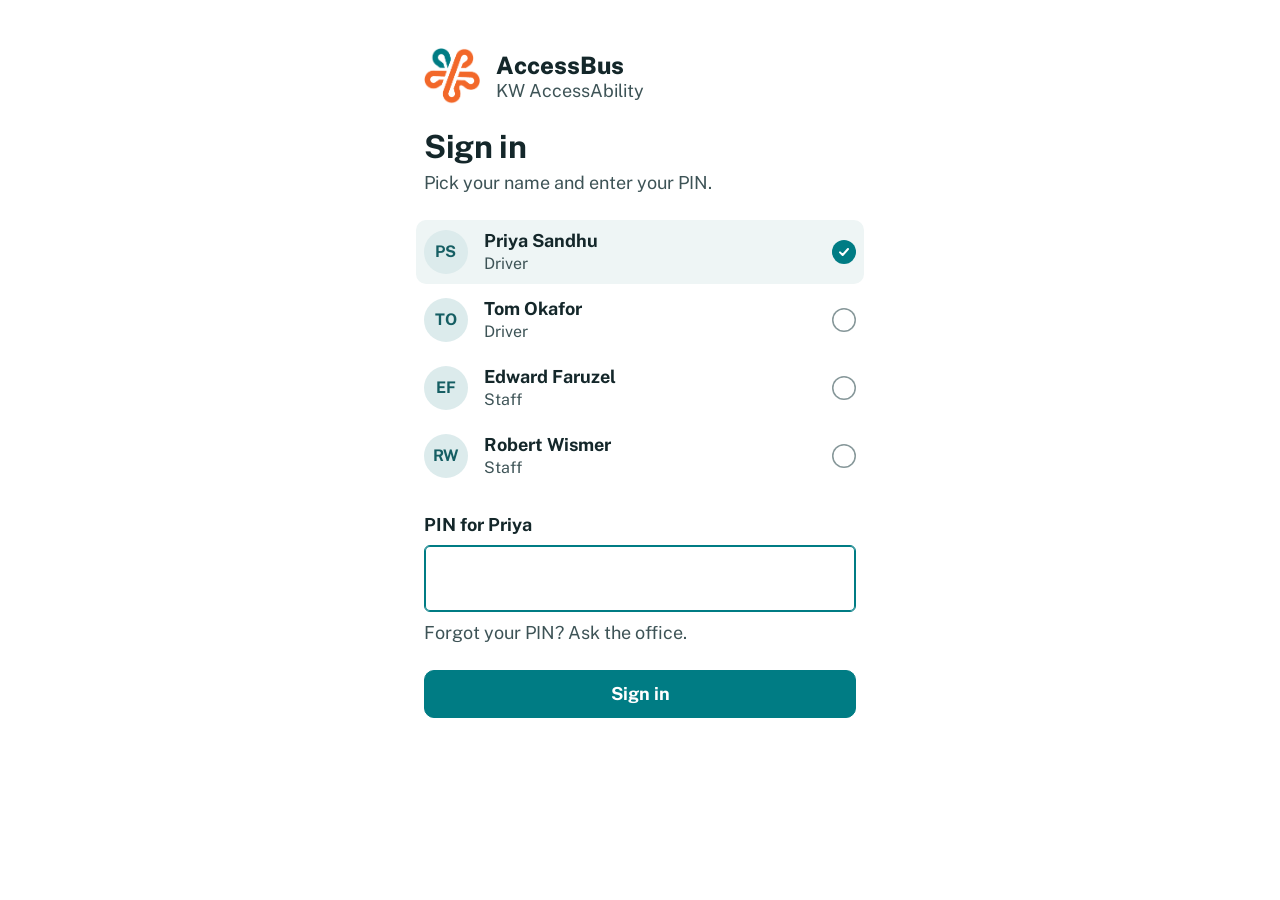
<file: frontend/app/index.html>
<!DOCTYPE html>
<html lang="en">
<head>
  <meta charset="utf-8">
  <meta name="viewport" content="width=device-width, initial-scale=1">
  <title>AccessBus</title>
  <link rel="stylesheet" href="style.css?v=23">
</head>
<body>
  <main class="screen" id="app" aria-labelledby="screen-title"></main>
  <script src="data.js?v=46"></script>
  <script>
    renderSignIn(document.getElementById("app"));
  </script>
</body>
</html>
</file>
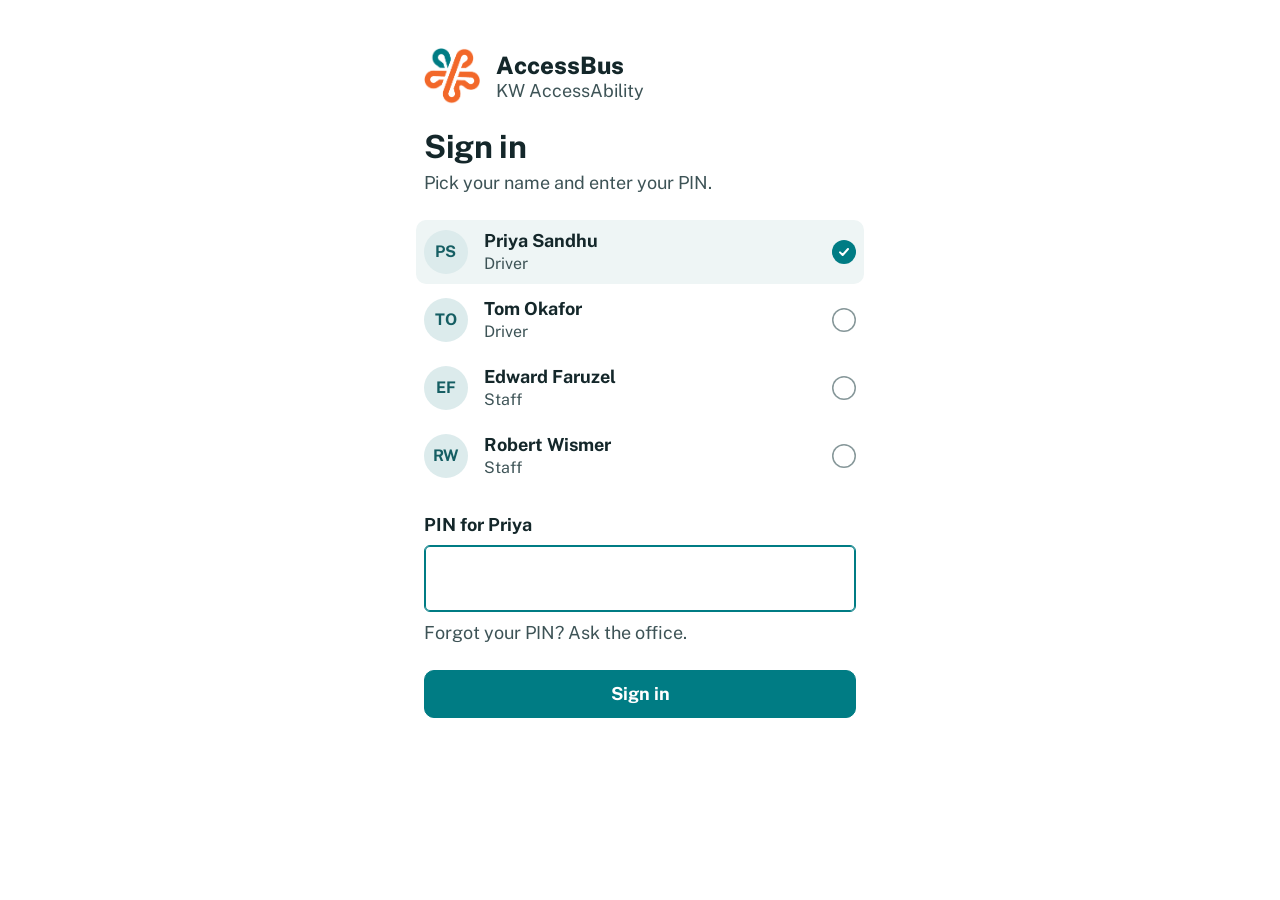
<file: frontend/app/drivers.html>
<!DOCTYPE html>
<html lang="en">
<head>
  <meta charset="utf-8">
  <meta name="viewport" content="width=device-width, initial-scale=1">
  <title>AccessBus</title>
  <link rel="stylesheet" href="style.css?v=23">
</head>
<body>
  <main class="screen" id="app" aria-labelledby="screen-title"></main>
  <script src="data.js?v=46"></script>
  <script>
    renderDrivers(document.getElementById("app"));
  </script>
</body>
</html>
</file>
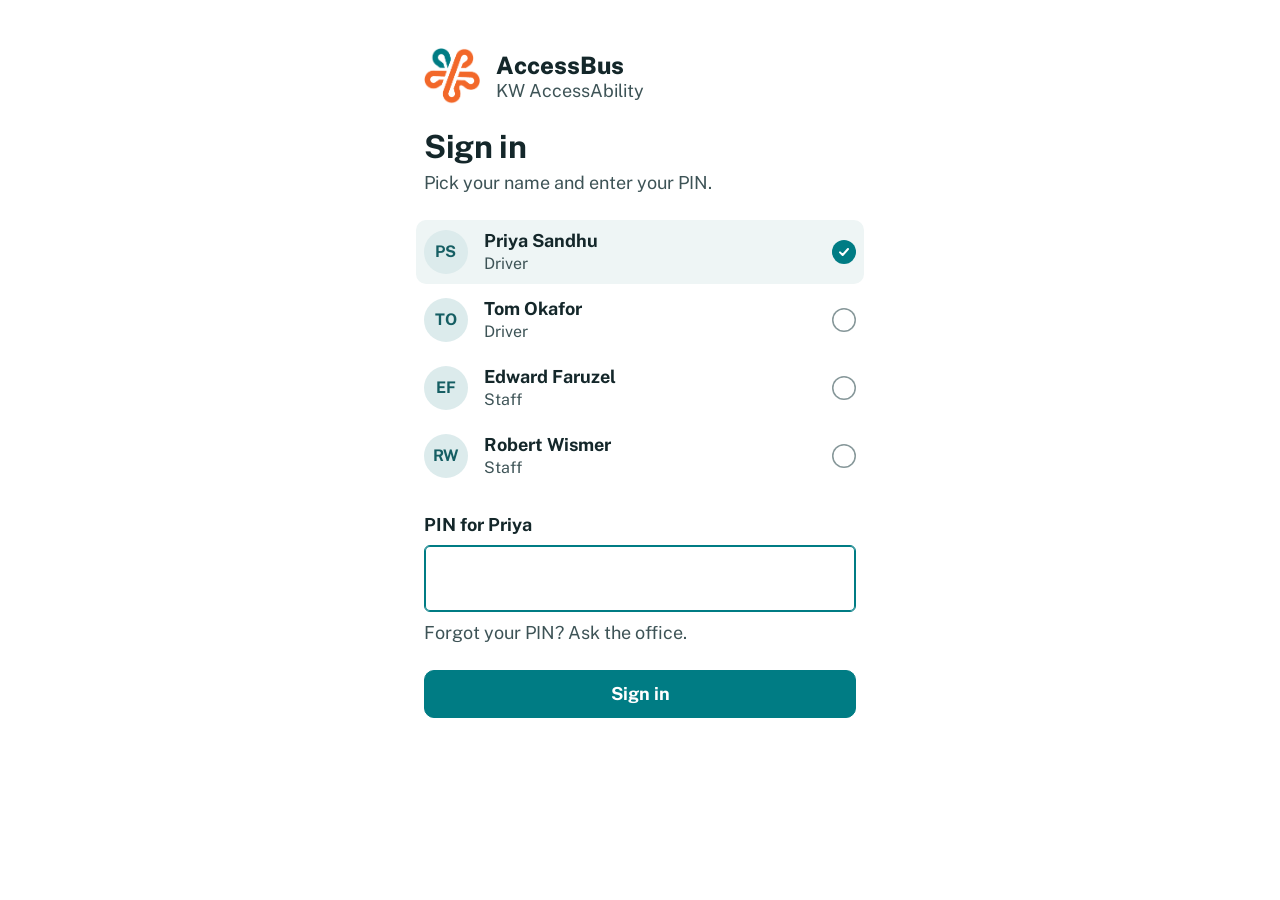
<file: frontend/app/home.html>
<!DOCTYPE html>
<html lang="en">
<head>
  <meta charset="utf-8">
  <meta name="viewport" content="width=device-width, initial-scale=1">
  <title>AccessBus</title>
  <link rel="stylesheet" href="style.css?v=23">
</head>
<body>
  <main class="screen" id="app" aria-labelledby="screen-title"></main>
  <script src="data.js?v=46"></script>
  <script>
    renderHome(document.getElementById("app"));
  </script>
</body>
</html>
</file>
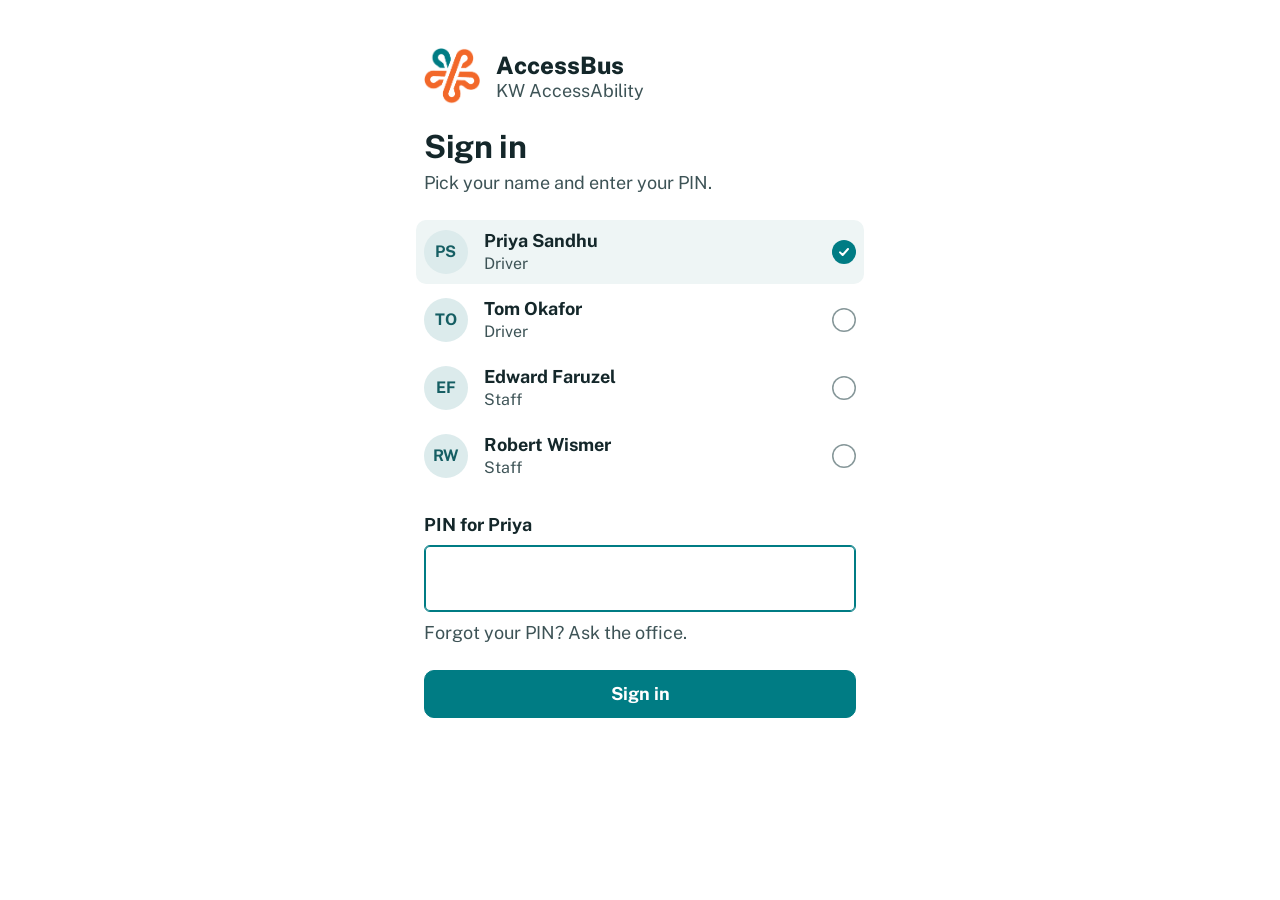
<file: frontend/app/maintenance.html>
<!DOCTYPE html>
<html lang="en">
<head>
  <meta charset="utf-8">
  <meta name="viewport" content="width=device-width, initial-scale=1">
  <title>AccessBus</title>
  <link rel="stylesheet" href="style.css?v=23">
</head>
<body>
  <main class="screen" id="app" aria-labelledby="screen-title"></main>
  <script src="data.js?v=46"></script>
  <script>
    renderMaintenance(document.getElementById("app"));
  </script>
</body>
</html>
</file>
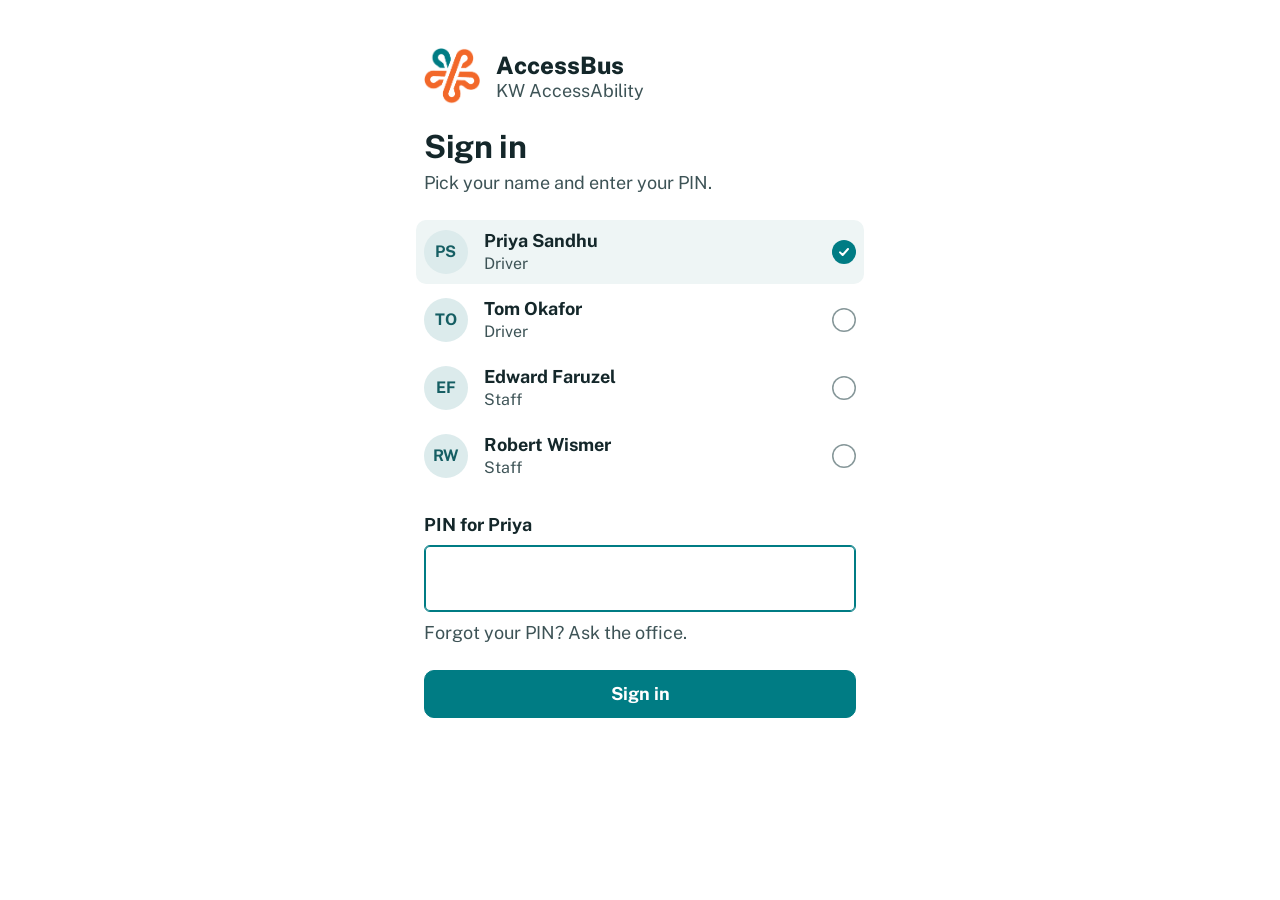
<file: frontend/app/members.html>
<!DOCTYPE html>
<html lang="en">
<head>
  <meta charset="utf-8">
  <meta name="viewport" content="width=device-width, initial-scale=1">
  <title>AccessBus</title>
  <link rel="stylesheet" href="style.css?v=23">
</head>
<body>
  <main class="screen" id="app" aria-labelledby="screen-title"></main>
  <script src="data.js?v=46"></script>
  <script>
    renderMembers(document.getElementById("app"));
  </script>
</body>
</html>
</file>
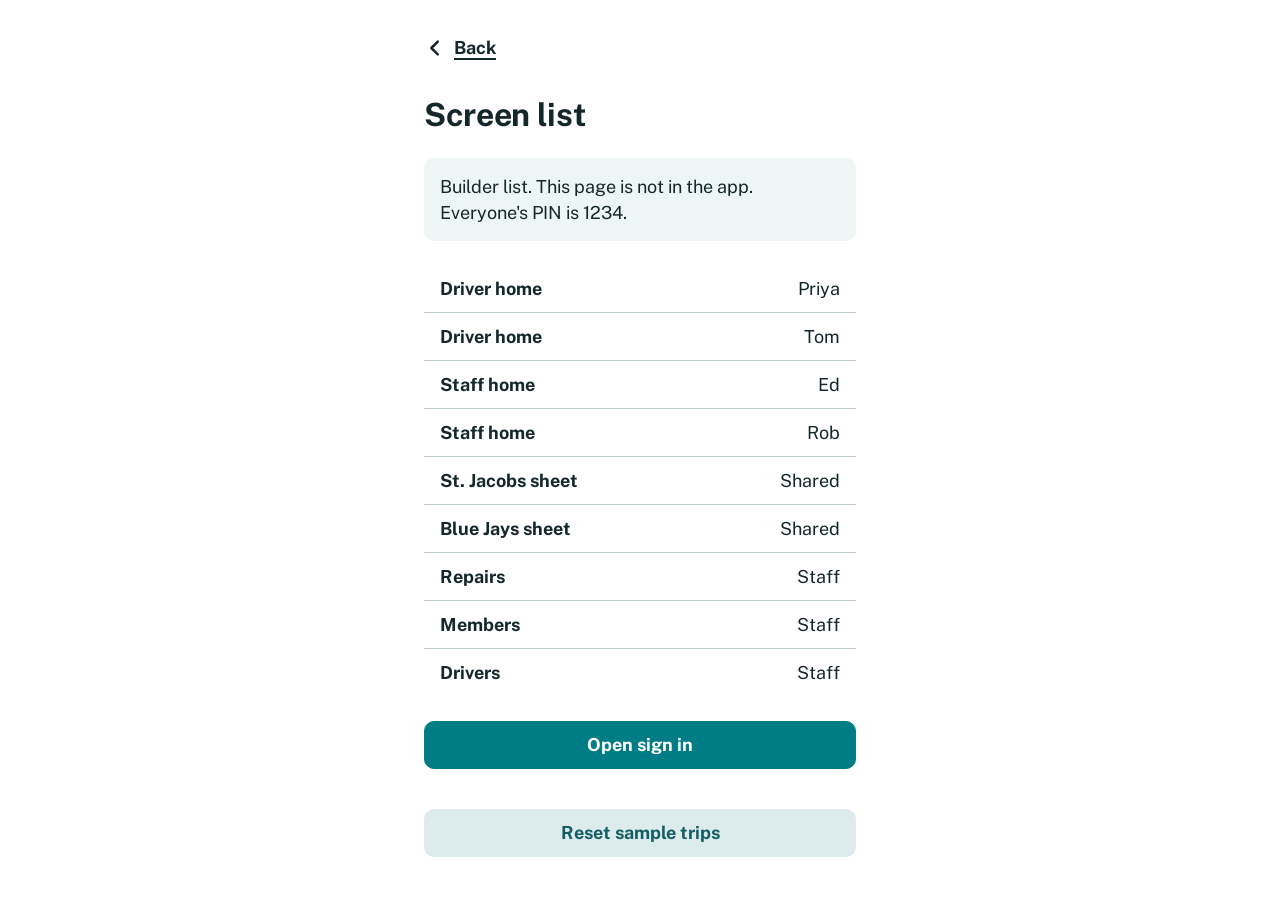
<file: frontend/app/preview.html>
<!DOCTYPE html>
<html lang="en">
<head>
  <meta charset="utf-8">
  <meta name="viewport" content="width=device-width, initial-scale=1">
  <title>AccessBus</title>
  <link rel="stylesheet" href="style.css?v=23">
</head>
<body>
  <main class="screen" id="app" aria-labelledby="screen-title"></main>
  <script src="data.js?v=46"></script>
  <script>
    renderPreview(document.getElementById("app"));
  </script>
</body>
</html>
</file>
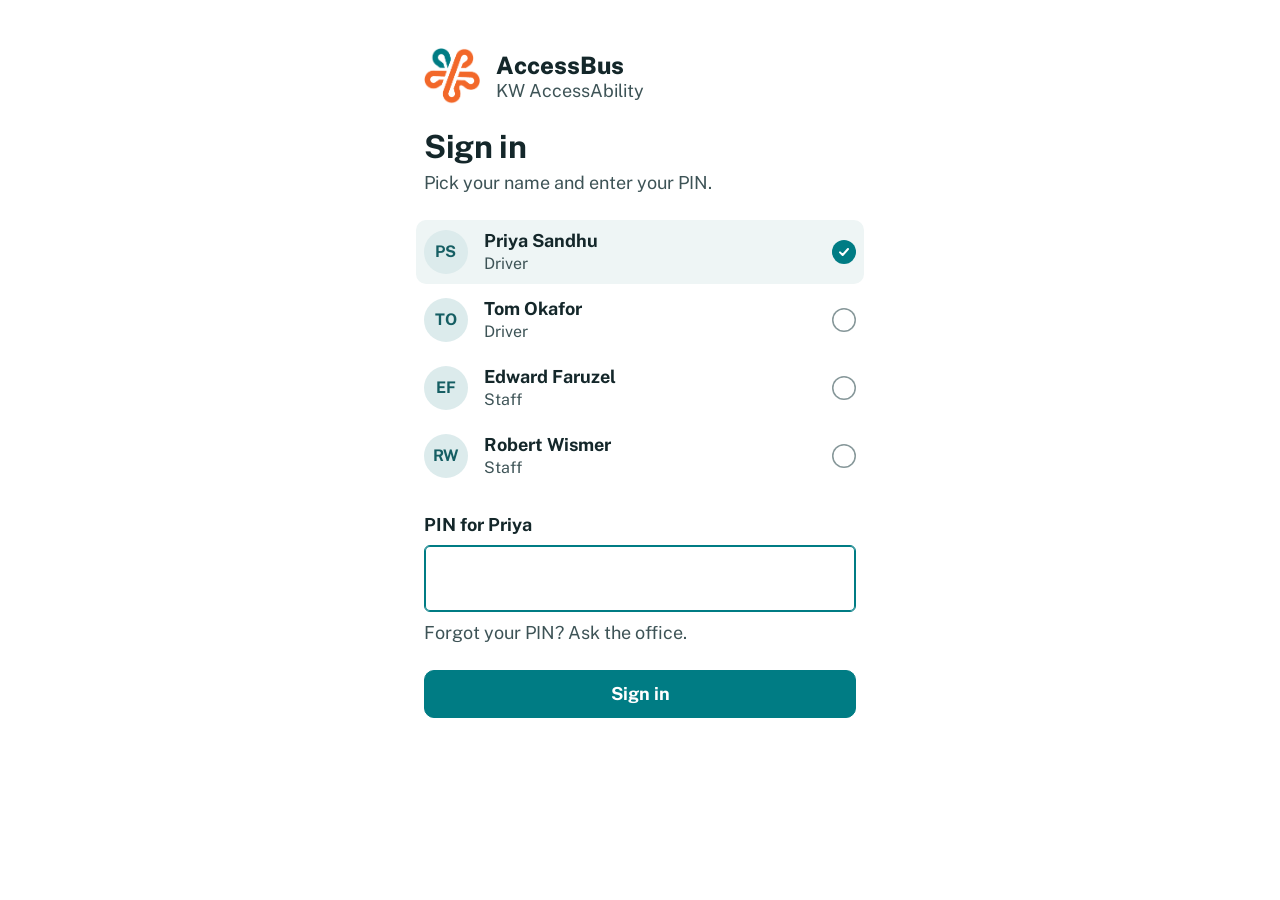
<file: frontend/app/sheet.html>
<!DOCTYPE html>
<html lang="en">
<head>
  <meta charset="utf-8">
  <meta name="viewport" content="width=device-width, initial-scale=1">
  <title>AccessBus</title>
  <link rel="stylesheet" href="style.css?v=23">
</head>
<body>
  <main class="screen" id="app" aria-labelledby="screen-title"></main>
  <script src="data.js?v=46"></script>
  <script>
    renderSheet(document.getElementById("app"));
  </script>
</body>
</html>
</file>
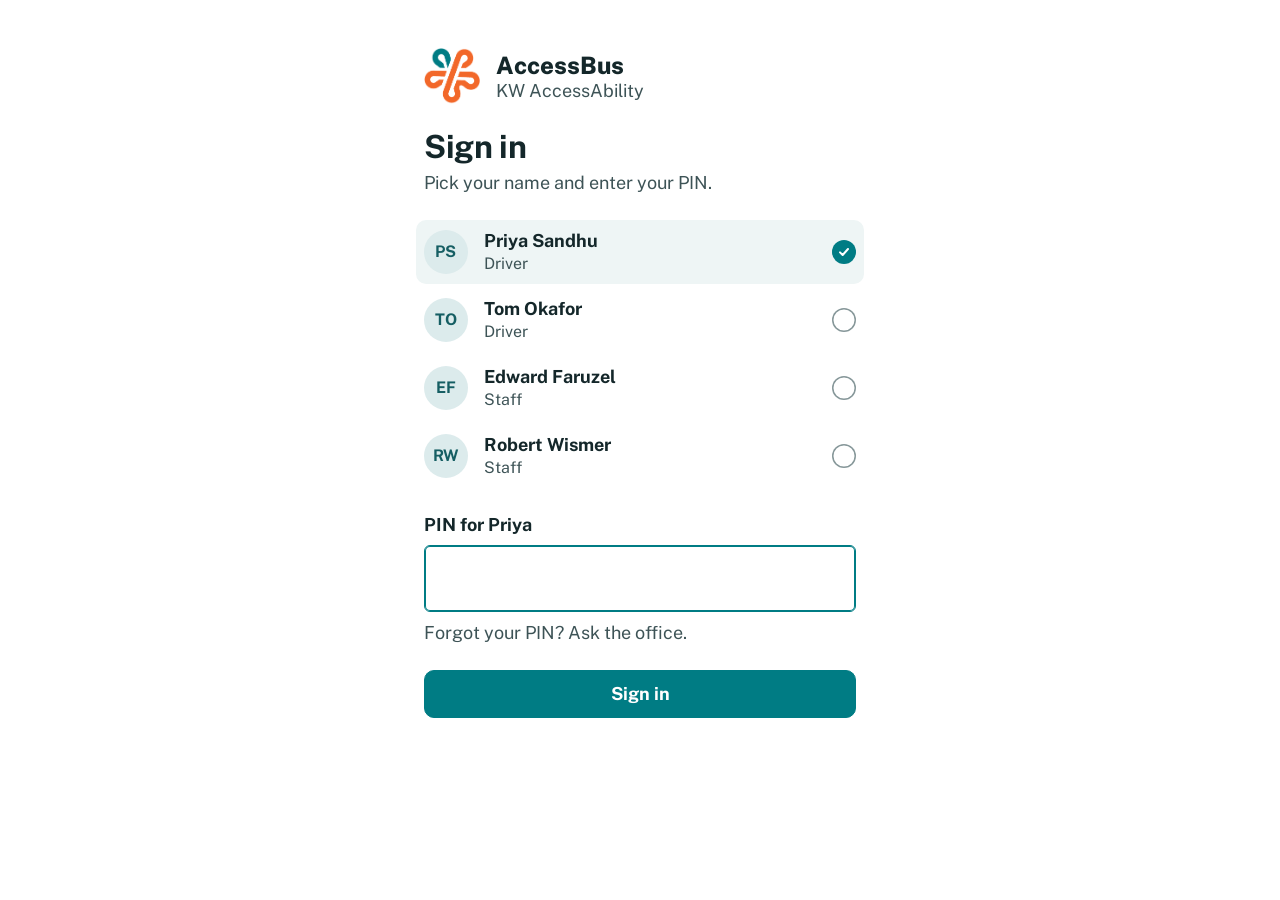
<file: frontend/app/driver/1-today.html>
<!DOCTYPE html>
<html lang="en">
<head>
  <meta charset="utf-8">
  <meta http-equiv="refresh" content="0; url=../index.html">
  <title>AccessBus</title>
  <script>location.replace("../index.html");</script>
</head>
<body></body>
</html>
</file>
<file: frontend/app/style.css>
@import "tokens.css?v=21";
@import "components.css?v=44";

*,
*::before,
*::after {
  box-sizing: border-box;
}

html {
  background: var(--bg);
}

[hidden] {
  display: none !important;
}

body {
  margin: var(--space-0);
  min-height: var(--page-min-height);
  background: var(--bg);
  color: var(--ink);
  font-family: var(--font);
  font-size: var(--text-body);
  font-weight: var(--weight-regular);
  line-height: var(--leading);
}

h1,
h2,
h3,
p {
  margin: var(--space-0);
}

h1 {
  font-size: var(--text-title);
  font-weight: var(--weight-bold);
  line-height: var(--leading-tight);
}

h2 {
  font-size: var(--text-heading);
  font-weight: var(--weight-bold);
  line-height: var(--leading-tight);
  color: var(--heading);
}

h3 {
  font-size: var(--text-subheading);
  font-weight: var(--weight-bold);
  line-height: var(--leading-tight);
}

p {
  font-size: var(--text-body);
  line-height: var(--leading);
}

a {
  color: inherit;
}

a:visited {
  color: inherit;
}

button,
input,
textarea {
  font-family: var(--font);
  font-size: var(--text-body);
  color: var(--ink);
}

.screen ul {
  display: flex;
  flex-direction: column;
  margin: var(--space-0);
  padding: var(--space-0);
  list-style: none;
}

.screen li {
  display: flex;
  margin: var(--space-0);
  padding: var(--space-0);
}

.screen li.list-row {
  padding: 14px 0;
}

.screen nav {
  display: flex;
  flex-direction: column;
  gap: var(--space-4);
}

.screen section {
  display: flex;
  flex-direction: column;
  gap: var(--space-2);
}

.screen > form {
  display: flex;
  flex-direction: column;
  gap: var(--space-3);
  min-width: 0;
}

.screen {
  overflow-wrap: break-word;
}

:focus-visible {
  outline-width: var(--border-focus);
  outline-style: solid;
  outline-color: var(--accent);
  outline-offset: 3px;
}

::selection {
  background: var(--fill-strong);
  color: var(--ink);
}

input,
textarea {
  caret-color: var(--accent);
}

body {
  -webkit-font-smoothing: antialiased;
  accent-color: var(--accent);
}
</file>
